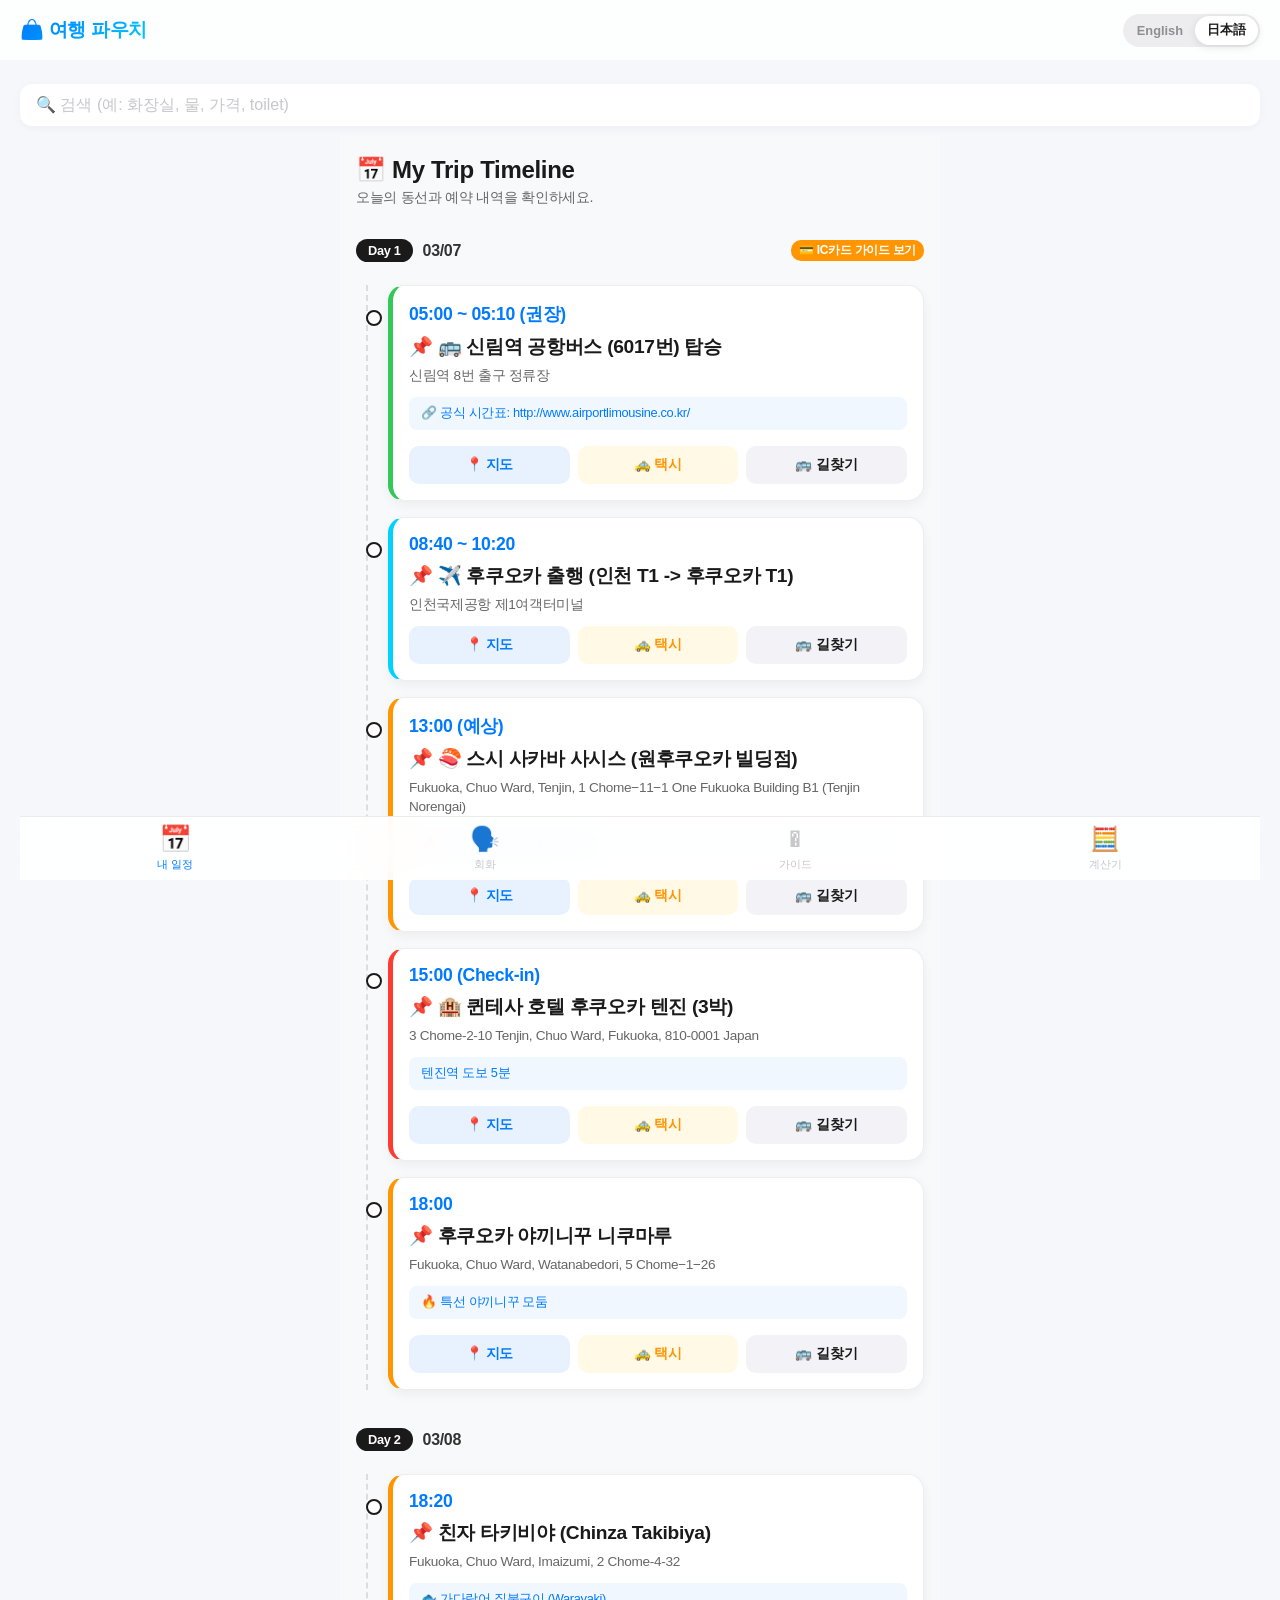
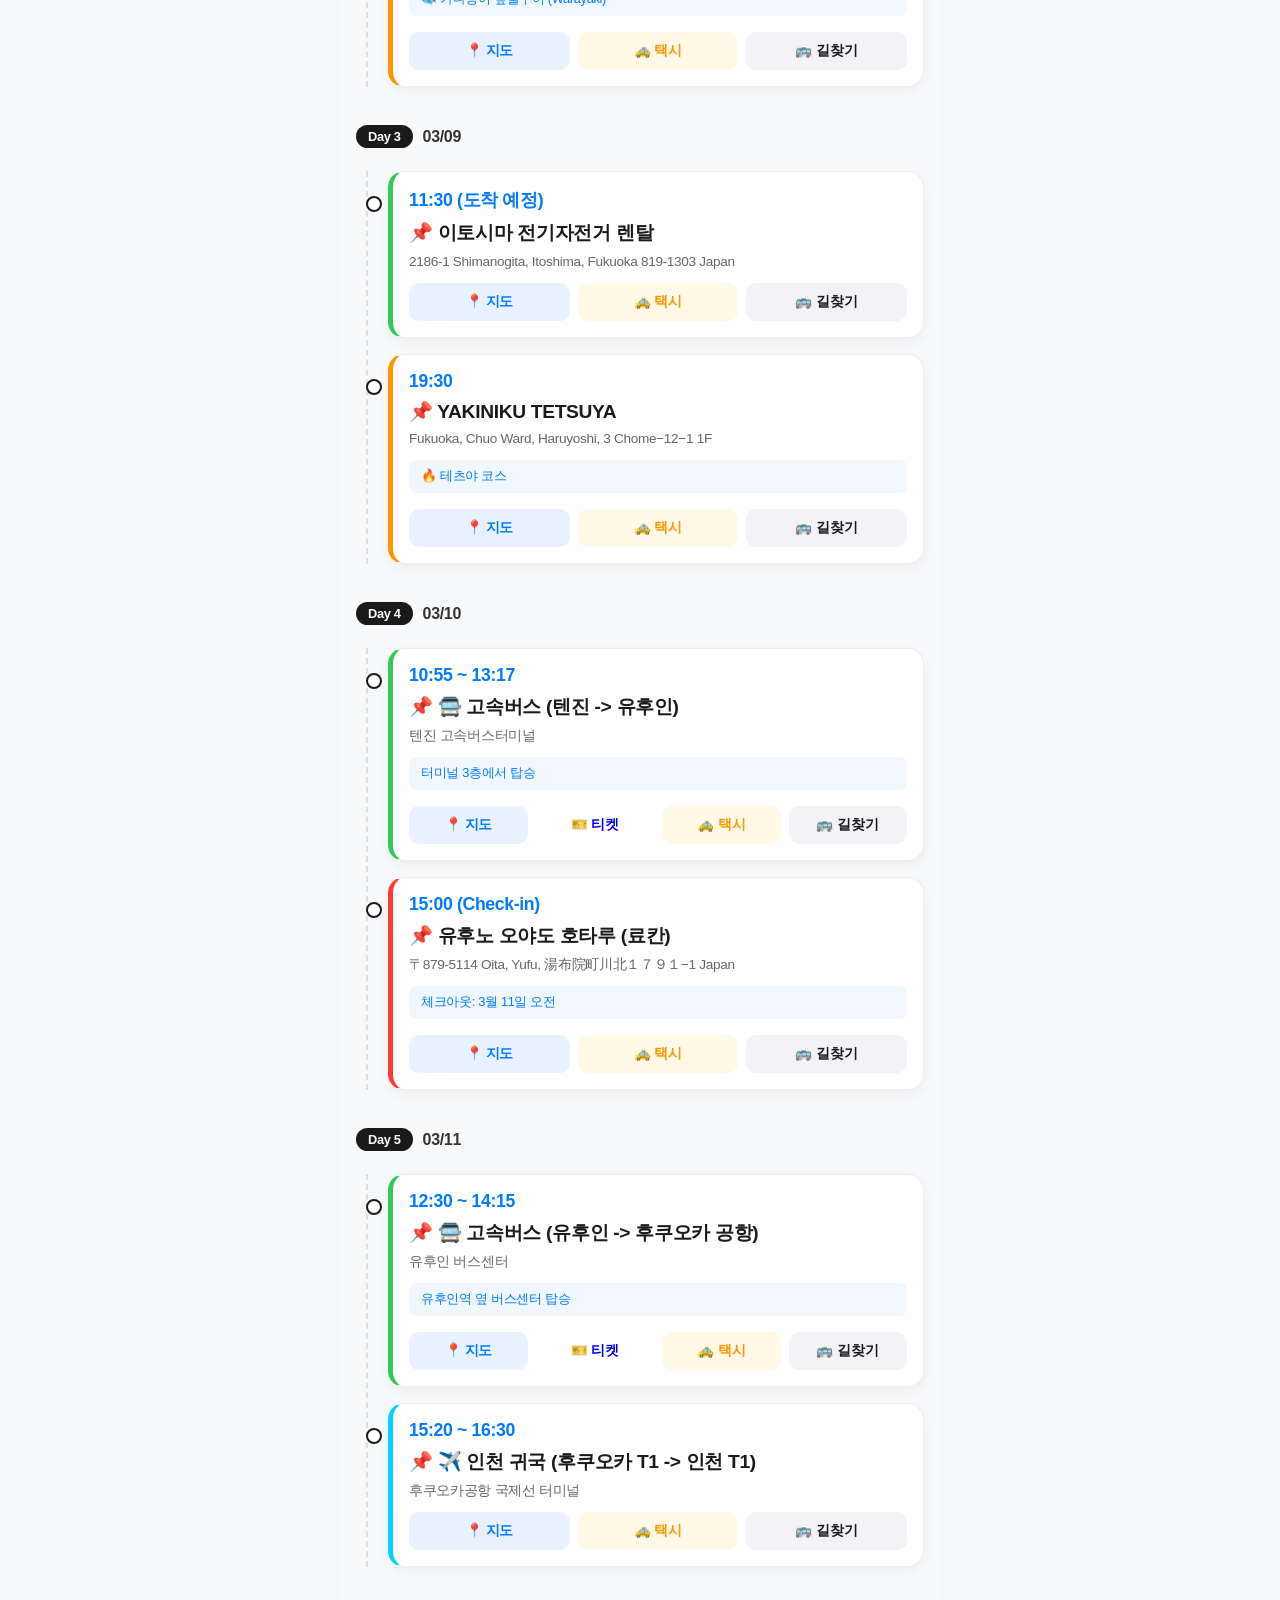
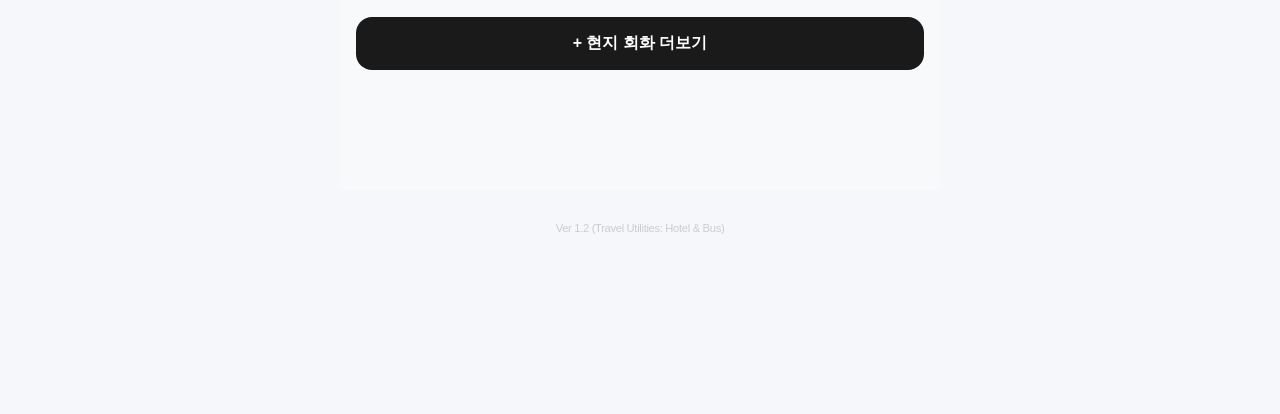
<file: index.html>
<!DOCTYPE html>
<html lang="ko">
<head>
    <meta charset="UTF-8">
    <meta name="viewport" content="width=device-width, initial-scale=1.0, maximum-scale=1.0, user-scalable=no, viewport-fit=cover">
    <meta name="theme-color" content="#ffffff">
    <title>후쿠오카 여행 파우치 (Travel Pouch)</title>
    <link rel="stylesheet" href="style.css">
    <link rel="manifest" href="manifest.json">
    <link rel="icon" type="image/svg+xml" href="icon.svg">
    <link rel="apple-touch-icon" href="icon.svg">
    
    <!-- Google Fonts -->
    <link rel="preconnect" href="https://fonts.googleapis.com">
    <link rel="preconnect" href="https://fonts.gstatic.com" crossorigin>
    <link href="https://fonts.googleapis.com/css2?family=Pretendard:wght@400;500;600;700;800&family=Noto+Sans+KR:wght@400;500;700&display=swap" rel="stylesheet">
</head>
<body>
    <header class="app-header">
        <h1>👜 여행 파우치</h1>
        <div class="lang-toggle">
            <button id="btn-en" class="lang-btn" onclick="setLanguage('en')">English</button>
            <button id="btn-jp" class="lang-btn active" onclick="setLanguage('jp')">日本語</button>
        </div>
    </header>

    <!-- Search Bar -->
    <div class="search-container">
        <input type="search" id="search-input" class="search-input" placeholder="🔍 검색 (예: 화장실, 물, 가격, toilet)">
    </div>

    <nav class="category-nav">
        <ul id="category-list">
            <!-- Categories will be injected here by JS -->
        </ul>
    </nav>

    <main id="content-area">
        <!-- Phrase cards will be injected here -->
        <div class="empty-state">
            카테고리를 선택해주세요.
        </div>
    </main>

    <!-- Fullscreen Overlay -->
    <div id="overlay" class="overlay" onclick="if(event.target === this) closeOverlay()">
        <div class="overlay-ko" id="overlay-ko">한국어 의미</div>
        <div class="overlay-target" id="overlay-target">Target Text</div>
        <div class="overlay-pron" id="overlay-pron">Pronunciation</div>
        
        <div class="overlay-btn-group">
            <button class="action-btn btn-speak-big" onclick="replayAudio()">🔊</button>
            <button class="action-btn btn-close" onclick="closeOverlay()">✕</button>
        </div>
        <div class="helper-text">화면을 탭하면 닫힙니다</div>
    </div>

    <nav class="bottom-nav">
        <button class="nav-item" onclick="switchTab('saved')">
            <span class="nav-icon">📅</span>
            <span class="nav-label">내 일정</span>
        </button>
        <button class="nav-item" onclick="switchTab('talk')">
            <span class="nav-icon">🗣️</span>
            <span class="nav-label">회화</span>
        </button>
        <button class="nav-item" onclick="switchTab('guide')">
            <span class="nav-icon">�️</span>
            <span class="nav-label">가이드</span>
        </button>
        <button class="nav-item" onclick="switchTab('calc')">
            <span class="nav-icon">🧮</span>
            <span class="nav-label">계산기</span>
        </button>
    </nav>

    <!-- Calculator View (Replaced Modal) -->
    <div id="view-calc" class="view-section" style="display: none;">
        <div class="calc-container">
            <h3>🛍️ 면세 계산기</h3>
            <div class="input-group">
                <label>가격 (엔화 ¥)</label>
                <input type="number" id="calc-input" placeholder="0" inputmode="numeric">
            </div>
            
            <div class="calc-result-box">
                <div class="result-row">
                    <span>면세가 (10% OFF)</span>
                    <span id="res-taxfree">0 ¥</span>
                </div>
                <div class="result-row highlight">
                    <span>한국돈 (약)</span>
                    <span id="res-krw">0 원</span>
                </div>
            </div>
            
            <div id="tax-alert" class="tax-alert">
                면세 한도(5,500엔)까지 <br><strong>5,500엔</strong> 남았습니다!
            </div>
        </div>
    </div>

    <div class="version-info" style="text-align: center; font-size: 0.7rem; color: #ccc; padding: 20px 0 100px 0;">
        Ver 1.2 (Travel Utilities: Hotel & Bus)
    </div>

    <!-- Scripts -->
    <script src="data.js"></script>
    <script src="app.js"></script>
</body>
</html>
</file>
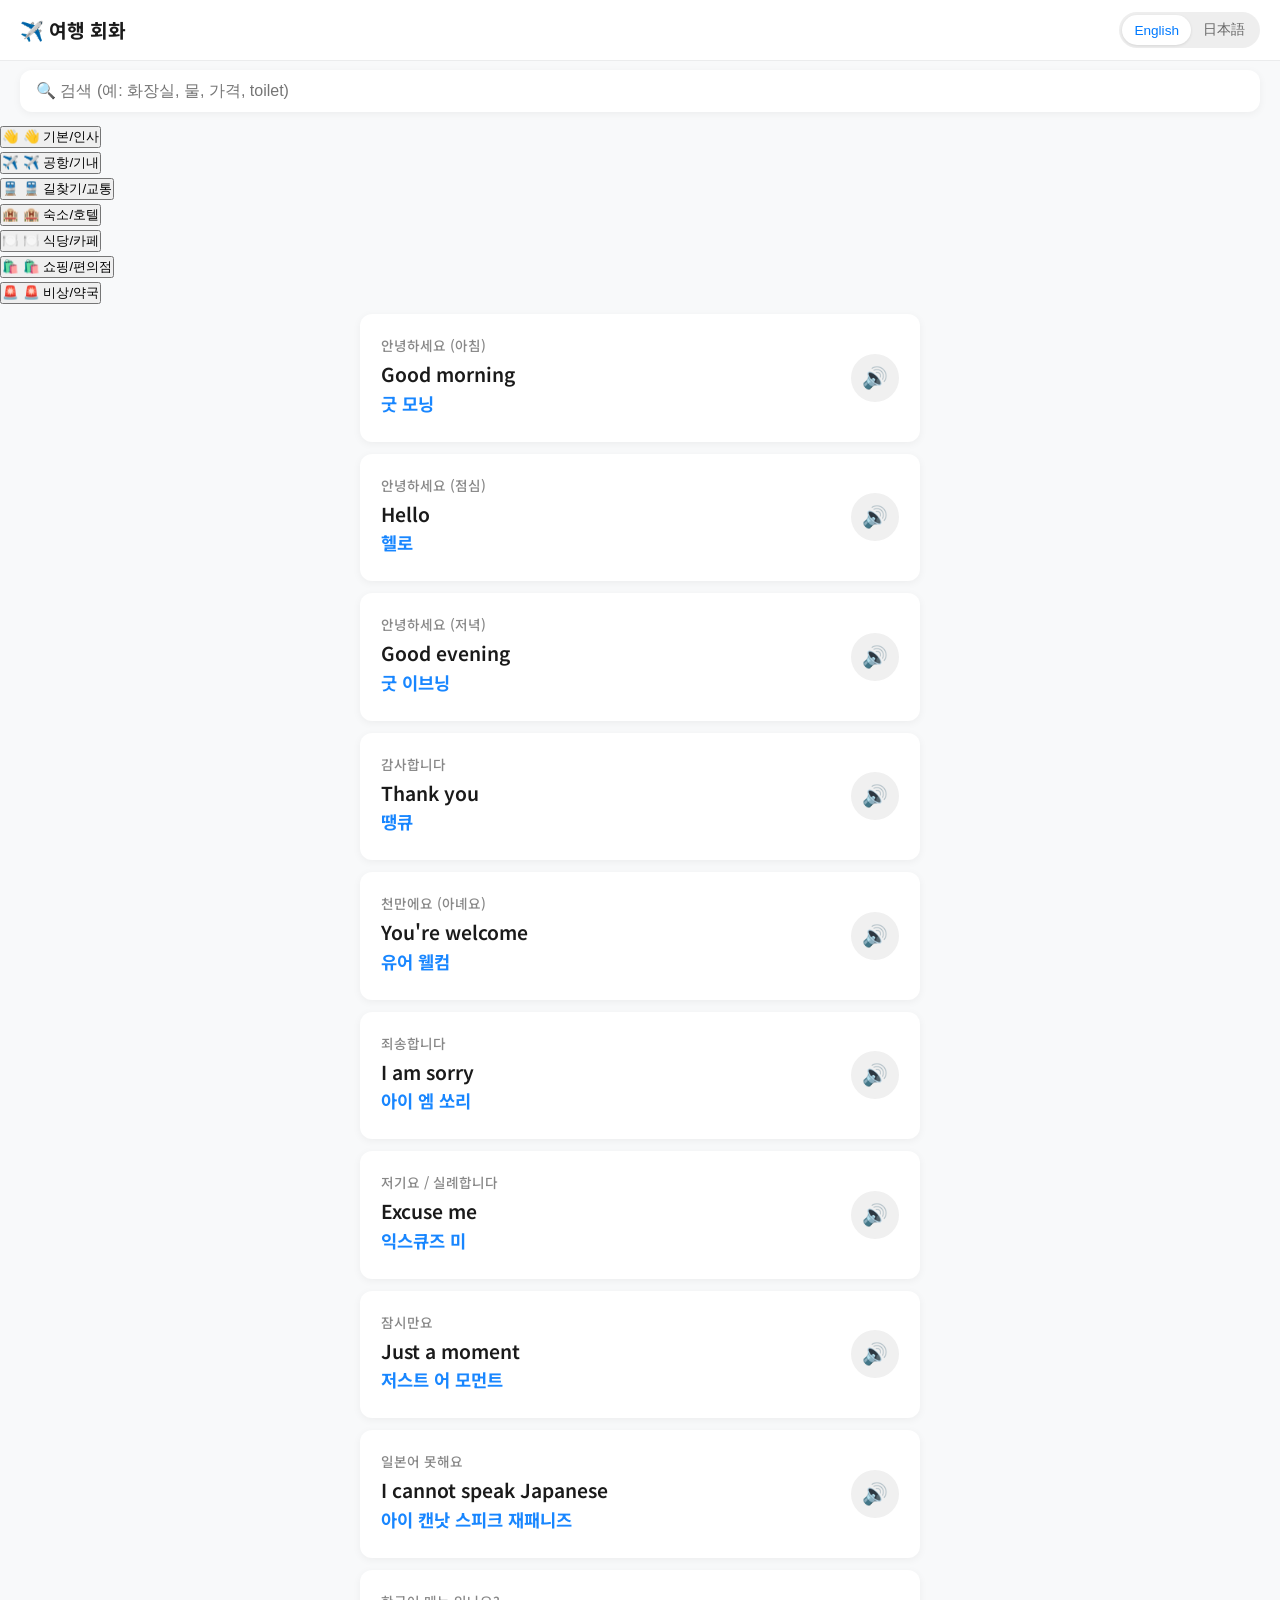
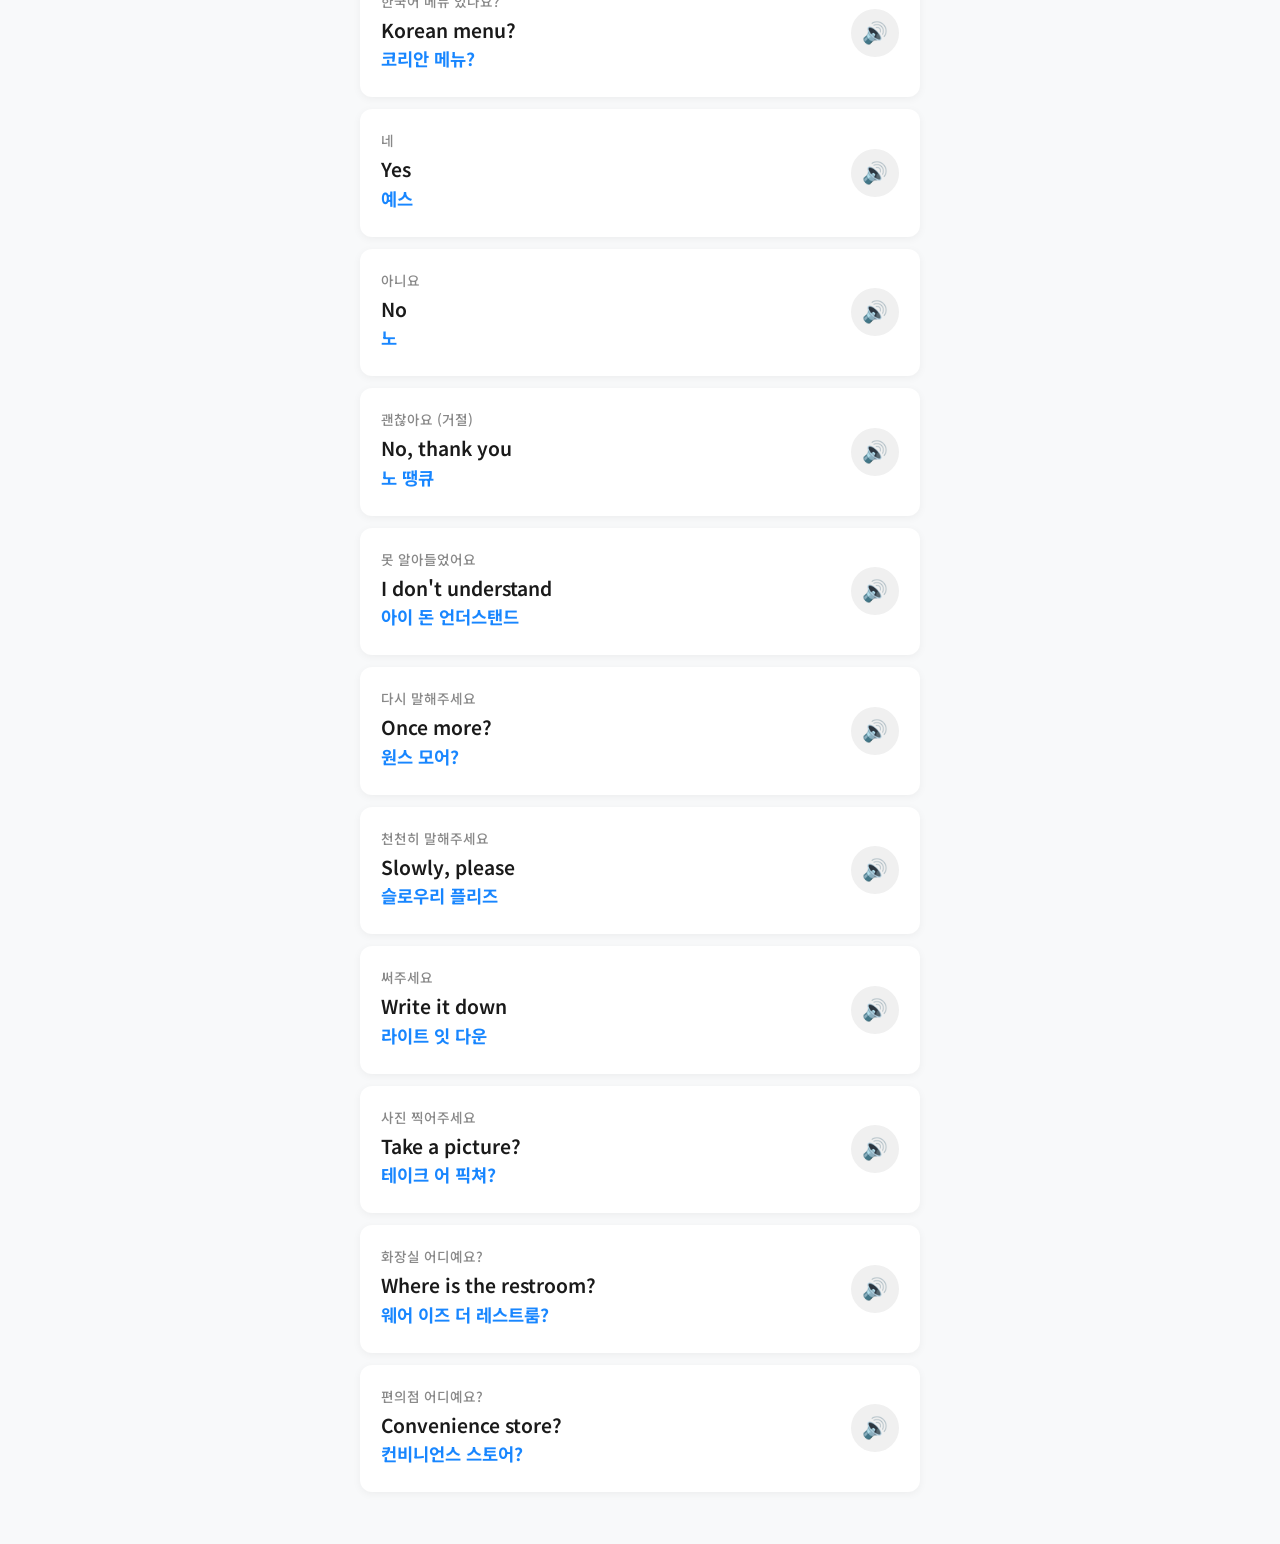
<file: travel-app-complete.html>
<!DOCTYPE html>
<html lang="ko">
<head>
    <meta charset="UTF-8">
    <meta name="viewport" content="width=device-width, initial-scale=1.0, maximum-scale=1.0, user-scalable=no, viewport-fit=cover">
    <title>여행 회화 (Travel Talk)</title>
    <!-- Google Fonts -->
    <link rel="preconnect" href="https://fonts.googleapis.com">
    <link rel="preconnect" href="https://fonts.gstatic.com" crossorigin>
    <link href="https://fonts.googleapis.com/css2?family=Noto+Sans+KR:wght@400;500;700&family=Roboto:wght@400;500&display=swap" rel="stylesheet">
    
    <style>
/* CSS Embed */
:root {
    --primary-color: #007AFF;
    --primary-light: #E5F1FF;
    --text-color: #1a1a1a;
    --text-secondary: #666;
    --bg-color: #f8f9fa;
    --card-bg: #ffffff;
    --border-radius: 12px;
    --shadow: 0 2px 8px rgba(0,0,0,0.05);
    --safe-area-top: env(safe-area-inset-top);
    --safe-area-bottom: env(safe-area-inset-bottom);
}

* {
    box-sizing: border-box;
    margin: 0;
    padding: 0;
    -webkit-tap-highlight-color: transparent;
}

body {
    font-family: 'Noto Sans KR', 'Roboto', sans-serif;
    background-color: var(--bg-color);
    color: var(--text-color);
    padding-top: calc(60px + var(--safe-area-top));
    padding-bottom: calc(20px + var(--safe-area-bottom));
}

/* Header */
.app-header {
    position: fixed;
    top: 0;
    left: 0;
    width: 100%;
    height: calc(60px + var(--safe-area-top));
    padding-top: var(--safe-area-top);
    background: rgba(255, 255, 255, 0.95);
    backdrop-filter: blur(10px);
    display: flex;
    justify-content: space-between;
    align-items: center;
    padding-left: 20px;
    padding-right: 20px;
    box-shadow: 0 1px 0 rgba(0,0,0,0.05);
    z-index: 1000;
}

.app-header h1 {
    font-size: 1.2rem;
    font-weight: 700;
}

/* Language Toggle */
.lang-toggle {
    display: flex;
    background: #eee;
    padding: 3px;
    border-radius: 20px;
}

.lang-btn {
    border: none;
    background: none;
    padding: 6px 12px;
    border-radius: 17px;
    font-size: 0.85rem;
    font-weight: 500;
    color: #666;
    cursor: pointer;
    transition: all 0.2s ease;
}

.lang-btn.active {
    background: #fff;
    color: var(--primary-color);
    box-shadow: 0 1px 3px rgba(0,0,0,0.1);
}

/* Search Bar */
.search-container {
    position: sticky;
    top: calc(60px + var(--safe-area-top));
    background: var(--bg-color);
    padding: 10px 20px 0 20px;
    z-index: 950;
}

.search-input {
    width: 100%;
    padding: 12px 16px;
    border: none;
    border-radius: 12px;
    background: #fff;
    font-size: 1rem;
    box-shadow: 0 2px 8px rgba(0,0,0,0.05);
    outline: none;
    transition: all 0.2s;
}

.search-input:focus {
    box-shadow: 0 4px 12px rgba(0,122,255,0.15);
    transform: translateY(-1px);
}

/* Category Navigation adjustment */
.category-nav {
    top: calc(120px + var(--safe-area-top)); /* Push down to make room for search */
    padding-top: 10px;
}

/* Valid Content Area */
#content-area {
    padding: 16px 20px;
    max-width: 600px;
    margin: 0 auto;
    padding-top: 10px;
}

/* Phrase Cards */
.phrase-card {
    background: var(--card-bg);
    border-radius: var(--border-radius);
    padding: 20px;
    margin-bottom: 12px;
    box-shadow: var(--shadow);
    display: flex;
    justify-content: space-between;
    align-items: center;
    transition: transform 0.1s;
    border: 1px solid transparent;
}

.phrase-card:active {
    transform: scale(0.98);
    background: #f0f8ff;
}

.phrase-content {
    flex: 1;
}

.phrase-ko {
    font-size: 0.85rem;
    color: #888;
    margin-bottom: 6px;
    font-weight: 500;
}

.phrase-target {
    font-size: 1.2rem;
    font-weight: 600;
    color: var(--text-color);
    line-height: 1.4;
    margin-bottom: 4px;
}

.pronunciation {
    font-size: 1.1rem; /* Bigger for readability */
    color: var(--primary-color); /* Highlight color */
    font-weight: 700; /* Bold */
    margin-top: 4px;
    opacity: 0.9;
}

.speak-btn {
    width: 48px;
    height: 48px;
    border: none;
    background: #f0f0f0;
    border-radius: 50%;
    margin-left: 14px;
    display: flex;
    align-items: center;
    justify-content: center;
    cursor: pointer;
    color: #333;
    font-size: 1.3rem;
    flex-shrink: 0;
    transition: background 0.2s;
}

.speak-btn:active {
    background: #e0e0e0;
}

.empty-state {
    text-align: center;
    padding: 40px 0;
    color: #999;
}

/* Show Mode Overlay */
.overlay {
    position: fixed;
    top: 0;
    left: 0;
    width: 100%;
    height: 100%;
    background: rgba(255, 255, 255, 0.98);
    z-index: 2000;
    display: none;
    flex-direction: column;
    justify-content: center;
    align-items: center;
    padding: 40px;
    text-align: center;
    animation: fadeIn 0.2s ease-out;
}

.overlay.active {
    display: flex;
}

.overlay-ko {
    font-size: 1rem;
    color: #666;
    margin-bottom: 20px;
}

.overlay-target {
    font-size: 2.2rem;
    font-weight: 700;
    color: #000;
    line-height: 1.3;
    margin-bottom: 10px;
    word-break: keep-all;
}

.overlay-pron {
    font-size: 1.1rem;
    color: #007AFF;
    margin-bottom: 40px;
    font-weight: 500;
}

.overlay-btn-group {
    display: flex;
    gap: 20px;
}

    .action-btn {
    width: 64px;
    height: 64px;
    border-radius: 50%;
    border: none;
    display: flex;
    align-items: center;
    justify-content: center;
    font-size: 1.5rem;
    cursor: pointer;
    box-shadow: 0 4px 12px rgba(0,0,0,0.1);
    transition: transform 0.1s;
}

.btn-speak-big {
    background: #007AFF;
    color: white;
}

.btn-close {
    background: #f0f0f0;
    color: #333;
}

.action-btn:active {
    transform: scale(0.9);
}

.helper-text {
    margin-top: 30px;
    font-size: 0.85rem;
    color: #bbb;
}

/* Quick Reply Bar */
/* Adjust content padding for bottom bar - REMOVED */
#content-area {
    padding-bottom: 20px;
}
    </style>
</head>
<body>
    <header class="app-header">
        <h1>✈️ 여행 회화</h1>
        <div class="lang-toggle">
            <button id="btn-en" class="lang-btn active" onclick="setLanguage('en')">English</button>
            <button id="btn-jp" class="lang-btn" onclick="setLanguage('jp')">日本語</button>
        </div>
    </header>

    <!-- Search Bar -->
    <div class="search-container">
        <input type="search" id="search-input" class="search-input" placeholder="🔍 검색 (예: 화장실, 물, 가격, toilet)">
    </div>

    <nav class="category-nav">
        <ul id="category-list">
            <!-- Categories will be injected here by JS -->
        </ul>
    </nav>

    <main id="content-area">
        <!-- Phrase cards will be injected here -->
        <div class="empty-state">
            카테고리를 선택해주세요.
        </div>
    </main>

    <!-- Quick Reply Bar -->
    <!-- Quick Reply Bar Removed -->

    <!-- Fullscreen Overlay -->
    <div id="overlay" class="overlay" onclick="if(event.target === this) closeOverlay()">
        <div class="overlay-ko" id="overlay-ko">한국어 의미</div>
        <div class="overlay-target" id="overlay-target">Target Text</div>
        <div class="overlay-pron" id="overlay-pron">Pronunciation</div>
        
        <div class="overlay-btn-group">
            <button class="action-btn btn-speak-big" onclick="replayAudio()">🔊</button>
            <button class="action-btn btn-close" onclick="closeOverlay()">✕</button>
        </div>
        <div class="helper-text">화면을 탭하면 닫힙니다</div>
    </div>

    <script>
    // DATA Embed
    const appData = {
    categories: [
        { id: 'basic', name: '👋 기본/인사', icon: '👋' },
        { id: 'airport', name: '✈️ 공항/기내', icon: '✈️' },
        { id: 'transport', name: '🚆 길찾기/교통', icon: '🚆' },
        { id: 'hotel', name: '🏨 숙소/호텔', icon: '🏨' },
        { id: 'dining', name: '🍽️ 식당/카페', icon: '🍽️' },
        { id: 'shopping', name: '🛍️ 쇼핑/편의점', icon: '🛍️' },
        { id: 'emergency', name: '🚨 비상/약국', icon: '🚨' }
    ],
    phrases: {
        basic: [
            { ko: '안녕하세요 (아침)', en: 'Good morning', pr_en: '굿 모닝', jp: 'おはようございます', pr_jp: '오하요- 고자이마스' },
            { ko: '안녕하세요 (점심)', en: 'Hello', pr_en: '헬로', jp: 'こんにちは', pr_jp: '곤니찌와' },
            { ko: '안녕하세요 (저녁)', en: 'Good evening', pr_en: '굿 이브닝', jp: 'こんばんは', pr_jp: '곤방와' },
            { ko: '감사합니다', en: 'Thank you', pr_en: '땡큐', jp: 'ありがとうございます', pr_jp: '아리가또- 고자이마스' },
            { ko: '천만에요 (아녜요)', en: 'You\'re welcome', pr_en: '유어 웰컴', jp: 'いいえ、いいえ', pr_jp: '이이에, 이이에' },
            { ko: '죄송합니다', en: 'I am sorry', pr_en: '아이 엠 쏘리', jp: 'すみません', pr_jp: '스미마센' },
            { ko: '저기요 / 실례합니다', en: 'Excuse me', pr_en: '익스큐즈 미', jp: 'すみません', pr_jp: '스미마센' },
            { ko: '잠시만요', en: 'Just a moment', pr_en: '저스트 어 모먼트', jp: 'ちょっと待ってください', pr_jp: '춋또 맛떼 쿠다사이' },
            { ko: '일본어 못해요', en: 'I cannot speak Japanese', pr_en: '아이 캔낫 스피크 재패니즈', jp: '日本語できません', pr_jp: '니혼고 데키마센' },
            { ko: '한국어 메뉴 있나요?', en: 'Korean menu?', pr_en: '코리안 메뉴?', jp: '韓国語のメニューありますか', pr_jp: '칸코쿠고노 메뉴- 아리마스까' },
            { ko: '네', en: 'Yes', pr_en: '예스', jp: 'はい', pr_jp: '하이' },
            { ko: '아니요', en: 'No', pr_en: '노', jp: 'いいえ', pr_jp: '이이에' },
            { ko: '괜찮아요 (거절)', en: 'No, thank you', pr_en: '노 땡큐', jp: '大丈夫です', pr_jp: '다이죠-부 데스' },
            { ko: '못 알아들었어요', en: 'I don\'t understand', pr_en: '아이 돈 언더스탠드', jp: 'わかりません', pr_jp: '와카리마센' },
            { ko: '다시 말해주세요', en: 'Once more?', pr_en: '원스 모어?', jp: 'もう一回お願いします', pr_jp: '모- 잇카이 오네가이시마스' },
            { ko: '천천히 말해주세요', en: 'Slowly, please', pr_en: '슬로우리 플리즈', jp: 'ゆっくりお願いします', pr_jp: '윳쿠리 오네가이시마스' },
            { ko: '써주세요', en: 'Write it down', pr_en: '라이트 잇 다운', jp: '書いてください', pr_jp: '카이떼 쿠다사이' },
            { ko: '사진 찍어주세요', en: 'Take a picture?', pr_en: '테이크 어 픽쳐?', jp: '写真撮ってもらえますか', pr_jp: '샤신 톳떼 모라에마스까' },
            { ko: '화장실 어디예요?', en: 'Where is the restroom?', pr_en: '웨어 이즈 더 레스트룸?', jp: 'トイレはどこですか', pr_jp: '토이레와 도코데스까' },
            { ko: '편의점 어디예요?', en: 'Convenience store?', pr_en: '컨비니언스 스토어?', jp: 'コンビニはどこですか', pr_jp: '콤비니와 도코데스까' }
        ],
        airport: [
            { ko: '제 자리 어디예요?', en: 'Where is my seat?', pr_en: '웨어 이즈 마이 시트?', jp: '座席はどこですか', pr_jp: '자세키와 도코데스까' },
            { ko: '물 주세요', en: 'Water, please', pr_en: '워터 플리즈', jp: 'お水ください', pr_jp: '오미즈 쿠다사이' },
            { ko: '입국 신고서 도와주세요', en: 'Help with card', pr_en: '헬프 위드 카드', jp: '書き方教えてください', pr_jp: '카키카타 오시에떼 쿠다사이' },
            { ko: '짐이 안 나왔어요', en: 'No baggage', pr_en: '노 배기지', jp: '荷物が出てきません', pr_jp: '니모츠가 데테키마센' },
            { ko: '환전 어디서 해요?', en: 'Exchange?', pr_en: '익스체인지?', jp: '両替はどこですか', pr_jp: '료-가에와 도코데스까' },
            { ko: '유심 어디서 사요?', en: 'SIM card?', pr_en: '심 카드?', jp: 'SIMカードどこで買えますか', pr_jp: '심카-도 도코데 카에마스까' },
            { ko: '시내 가는 버스 어디예요?', en: 'Bus to city?', pr_en: '버스 투 시티?', jp: '市内行きのバスどこですか', pr_jp: '시나이 이키노 바스 도코데스까' },
            { ko: '택시 어디서 타요?', en: 'Taxi stand?', pr_en: '택시 스탠드?', jp: 'タクシー乗り場どこですか', pr_jp: '타쿠시- 노리바 도코데스까' },
            { ko: '와이파이 되나요?', en: 'Wi-Fi?', pr_en: '와이파이?', jp: 'Wi-Fiありますか', pr_jp: '와이파이 아리마스까' }
        ],
        transport: [
            { ko: '표 파는 곳 어디예요?', en: 'Ticket office?', pr_en: '티켓 오피스?', jp: '切符売り場どこですか', pr_jp: '킷뿌 우리바 도코데스까' },
            { ko: '도쿄역 가나요?', en: 'To Tokyo station?', pr_en: '투 도쿄 스테이션?', jp: '東京駅に行きますか', pr_jp: '토-쿄-에키니 이키마스까' },
            { ko: '이거 타면 되나요?', en: 'Is this right?', pr_en: '이즈 디스 라이트?', jp: 'これに乗ればいいですか', pr_jp: '코레니 노레바 이이데스까' },
            { ko: '얼마예요?', en: 'How much?', pr_en: '하우 머치?', jp: 'いくらですか', pr_jp: '이쿠라데스까' },
            { ko: '노선도 있어요?', en: 'Map?', pr_en: '맵?', jp: '路線図ありますか', pr_jp: '로센즈 아리마스까' },
            { ko: '여기서 내려주세요', en: 'Stop here', pr_en: '스탑 히어', jp: 'ここで降ろしてください', pr_jp: '코코데 오로시떼 쿠다사이' },
            { ko: '충전 어디서 해요?', en: 'Charge?', pr_en: '차지?', jp: 'チャージどこですか', pr_jp: '챠-지 도코데스까' },
            { ko: '출구 어디예요?', en: 'Exit?', pr_en: '엑시트?', jp: '出口はどこですか', pr_jp: '데구치와 도코데스까' },
            { ko: '엘리베이터 어디예요?', en: 'Elevator?', pr_en: '엘리베이터?', jp: 'エレベーターどこですか', pr_jp: '에레베-타- 도코데스까' }
        ],
        hotel: [
            { ko: '체크인 할게요', en: 'Check-in, please', pr_en: '체크인 플리즈', jp: 'チェックインお願いします', pr_jp: '쳇쿠인 오네가이시마스' },
            { ko: '제 이름으로 예약했어요', en: 'Reservation name...', pr_en: '레저베이션 네임...', jp: '予約してます', pr_jp: '요야쿠 시테이마스' },
            { ko: '와이파이 비번이 뭐예요?', en: 'Wi-Fi password?', pr_en: '와이파이 패스워드?', jp: 'Wi-Fiのパスワードは？', pr_jp: '와이파이 파스와-도와?' },
            { ko: '짐 맡겨도 되나요?', en: 'Leave bags?', pr_en: '리브 백스?', jp: '荷物預けられますか', pr_jp: '니모츠 아즈케라레마스까' },
            { ko: '수건 더 주세요', en: 'More towels', pr_en: '모어 타월스', jp: 'タオルください', pr_jp: '타오루 쿠다사이' },
            { ko: '물 안 나와요', en: 'No water', pr_en: '노 워터', jp: 'お湯が出ません', pr_jp: '오유가 데마센' },
            { ko: '방 청소 해주세요', en: 'Clean room', pr_en: '클린 룸', jp: '掃除お願いします', pr_jp: '소-지 오네가이시마스' },
            { ko: '체크아웃 할게요', en: 'Check-out', pr_en: '체크아웃', jp: 'チェックアウトお願いします', pr_jp: '쳇쿠아우토 오네가이시마스' },
            { ko: '택시 불러주세요', en: 'Taxi, please', pr_en: '택시 플리즈', jp: 'タクシー呼んでください', pr_jp: '타쿠시- 욘데 쿠다사이' }
        ],
        dining: [
            { ko: '몇 명이에요 (손가락)', en: 'This many', pr_en: '디스 매니', jp: '〇人です', pr_jp: '...닌 데스 (숫자 손짓)' },
            { ko: '주문할게요', en: 'Order, please', pr_en: '오더 플리즈', jp: '注文お願いします', pr_jp: '츄-몬 오네가이시마스' },
            { ko: '추천해주세요', en: 'Recommendation?', pr_en: '레코멘데이션?', jp: 'おすすめは？', pr_jp: '오스스메와?' },
            { ko: '이거 주세요 (가리키며)', en: 'This one', pr_en: '디스 원', jp: 'これください', pr_jp: '코레 쿠다사이' },
            { ko: '물 주세요', en: 'Water, please', pr_en: '워터 플리즈', jp: 'お水ください', pr_jp: '오미즈 쿠다사이' },
            { ko: '고수 빼주세요', en: 'No cilantro', pr_en: '노 실란트로', jp: 'パクチーぬきで', pr_jp: '파쿠치- 누키데' },
            { ko: '덜 맵게 해주세요', en: 'Less spicy', pr_en: '레스 스파이시', jp: '辛くしないで', pr_jp: '카라쿠 시나이데' },
            { ko: '계산서 주세요', en: 'Check, please', pr_en: '체크 플리즈', jp: 'お会計お願いします', pr_jp: '오카이케이 오네가이시마스' },
            { ko: '카드 돼요?', en: 'Card OK?', pr_en: '카드 오케이?', jp: 'カード使えますか', pr_jp: '카-도 츠카에마스까' },
            { ko: '따로 계산할게요', en: 'Separate checks', pr_en: '세퍼레이트 체크스', jp: '別々でお願いします', pr_jp: '베츠베츠데 오네가이시마스' },
            { ko: '포장 돼요?', en: 'To go?', pr_en: '투 고?', jp: '持ち帰りできますか', pr_jp: '모치카에리 데키마스까' }
        ],
        shopping: [
            { ko: '구경만 할게요', en: 'Just looking', pr_en: '저스트 루킹', jp: '見てるだけです', pr_jp: '미테루 다케데스' },
            { ko: '입어봐도 돼요?', en: 'Try on?', pr_en: '트라이 온?', jp: '試着いいですか', pr_jp: '시챠쿠 이이데스까' },
            { ko: '새거 있어요?', en: 'New one?', pr_en: '뉴 원?', jp: '新しいのありますか', pr_jp: '아타라시이노 아리마스까' },
            { ko: '면세 돼요?', en: 'Tax free?', pr_en: '택스 프리?', jp: '免税できますか', pr_jp: '멘제이 데키마스까' },
            { ko: '할인 돼요?', en: 'Discount?', pr_en: '디스카운트?', jp: '安くなりますか', pr_jp: '야스쿠 나리마스까' },
            { ko: '봉투 주세요', en: 'Bag, please', pr_en: '백 플리즈', jp: '袋ください', pr_jp: '후쿠로 쿠다사이' },
            { ko: '이거 주세요', en: 'This one', pr_en: '디스 원', jp: 'これください', pr_jp: '코레 쿠다사이' },
            { ko: '영수증 주세요', en: 'Receipt', pr_en: '리시트', jp: 'レシートください', pr_jp: '레시-토 쿠다사이' }
        ],
        emergency: [
            { ko: '도와주세요!', en: 'Help!', pr_en: '헬프!', jp: '助けて！', pr_jp: '타스케떼!' },
            { ko: '경찰!', en: 'Police!', pr_en: '폴리스!', jp: '警察！', pr_jp: '케이사츠!' },
            { ko: '구급차!', en: 'Ambulance!', pr_en: '앰뷸런스!', jp: '救急車！', pr_jp: '큐-큐-샤!' },
            { ko: '병원 어디예요?', en: 'Hospital?', pr_en: '호스피탈?', jp: '病院はどこですか', pr_jp: '뵤-인와 도코데스까' },
            { ko: '약국 어디예요?', en: 'Pharmacy?', pr_en: '파머시?', jp: '薬局はどこですか', pr_jp: '약쿄쿠와 도코데스까' },
            { ko: '소화제 있어요?', en: 'Digestion medicine?', pr_en: '다이제스천 메디신?', jp: '胃薬ありますか', pr_jp: '이구스리 아리마스까' },
            { ko: '진통제 있어요?', en: 'Painkiller?', pr_en: '페인 킬러?', jp: '痛み止めありますか', pr_jp: '이타미도메 아리마스까' },
            { ko: '아파요', en: 'It hurts', pr_en: '잇 허츠', jp: '痛いです', pr_jp: '이타이데스' },
            { ko: '잃어버렸어요', en: 'Lost it', pr_en: '로스트 잇', jp: 'なくしました', pr_jp: '나쿠시마시따' },
            { ko: '한국 대사관', en: 'Korean Embassy', pr_en: '코리안 엠버시', jp: '韓国大使館', pr_jp: '칸코쿠 타이시칸' },
            { ko: '한국어 하는 사람?', en: 'Korean speaker?', pr_en: '코리안 스피커?', jp: '韓国語できる人？', pr_jp: '칸코쿠고 데키루 히토?' }
        ]
    }
};

    // LOGIC Embed
    let currentLang = 'en';
    let currentCategory = 'basic';
    let currentPhrases = [];

    const categoryListEl = document.getElementById('category-list');
    const contentAreaEl = document.getElementById('content-area');
    const btnEn = document.getElementById('btn-en');
    const btnJp = document.getElementById('btn-jp');
    const searchInput = document.getElementById('search-input');

    const APP_TITLE_MAP = {
        'en': 'Travel Talk',
        'jp': '旅行会話'
    };

    function init() {
        renderCategories();
        updatePhrases(); // Initial Load

        // Search Event Listener
        searchInput.addEventListener('input', (e) => {
            const keyword = e.target.value.toLowerCase().trim();
            if (keyword) {
                // Deactivate category buttons visually when searching
                document.querySelectorAll('.cat-btn').forEach(btn => btn.classList.remove('active'));
                searchPhrases(keyword);
            } else {
                setCategory(currentCategory);
            }
        });
    }

    function renderCategories() {
        categoryListEl.innerHTML = appData.categories.map(cat => `
            <li>
                <button 
                    class="cat-btn ${cat.id === currentCategory ? 'active' : ''}" 
                    onclick="setCategory('${cat.id}')">
                    ${cat.icon} ${cat.name}
                </button>
            </li>
        `).join('');
    }

    function setCategory(categoryId) {
        currentCategory = categoryId;
        searchInput.value = ''; // Clear search when category clicked
        renderCategories(); // Update visual state
        updatePhrases();
        window.scrollTo({ top: 0, behavior: 'smooth' });
    }

    function updatePhrases() {
        // Load current category into global state
        currentPhrases = appData.phrases[currentCategory];
        renderPhrasesList();
    }

    function searchPhrases(keyword) {
        // Search all categories
        let results = [];
        Object.keys(appData.phrases).forEach(key => {
            const matches = appData.phrases[key].filter(p => 
                p.ko.includes(keyword) || 
                p.en.toLowerCase().includes(keyword) || 
                (p.jp && p.jp.includes(keyword))
            );
            results = [...results, ...matches];
        });
        currentPhrases = results;
        renderPhrasesList();
    }

    function renderPhrasesList() {
        if (!currentPhrases || currentPhrases.length === 0) {
            contentAreaEl.innerHTML = '<div class="empty-state">검색 결과가 없습니다.</div>';
            return;
        }

        contentAreaEl.innerHTML = currentPhrases.map((phrase, index) => {
            const targetText = phrase[currentLang];
            const pronunciation = currentLang === 'en' ? phrase.pr_en : phrase.pr_jp;

            return `
            <div class="phrase-card" onclick="openOverlay(${index})">
                <div class="phrase-content">
                    <div class="phrase-ko">${phrase.ko}</div>
                    <div class="phrase-target">
                        ${targetText}
                        ${pronunciation ? `<div class="pronunciation">${pronunciation}</div>` : ''}
                    </div>
                </div>
                <button class="speak-btn" aria-label="Listen">
                    🔊
                </button>
            </div>
            `;
        }).join('');
    }

    // Overlay Logic
    let currentOverlayText = '';
    
    window.openOverlay = (index) => {
        // Use Global currentPhrases instead of appData lookup
        const phrase = currentPhrases[index]; 
        const targetText = phrase[currentLang];
        const pronunciation = currentLang === 'en' ? phrase.pr_en : phrase.pr_jp;

        // Set Content
        document.getElementById('overlay-ko').innerText = phrase.ko;
        document.getElementById('overlay-target').innerText = targetText;
        document.getElementById('overlay-pron').innerText = pronunciation || '';

        // Show
        document.getElementById('overlay').classList.add('active');
        
        // Auto Speak once
        currentOverlayText = targetText; 
        speak(currentOverlayText, currentLang);
    };

    window.closeOverlay = () => {
        document.getElementById('overlay').classList.remove('active');
        window.speechSynthesis.cancel();
    };

    window.replayAudio = () => {
        if(currentOverlayText) speak(currentOverlayText, currentLang);
    };

    // Quick Reply Logic - Removed

    window.setCategory = (categoryId) => {
        currentCategory = categoryId;
        renderCategories();
        renderPhrases();
        window.scrollTo({ top: 0, behavior: 'smooth' });
    };

    window.setLanguage = (lang) => {
        currentLang = lang;
        if (lang === 'en') {
            btnEn.classList.add('active');
            btnJp.classList.remove('active');
        } else {
            btnEn.classList.remove('active');
            btnJp.classList.add('active');
        }
        renderPhrases();
    };

    window.speak = (text, lang) => {
        if (!window.speechSynthesis) {
            alert('이 브라우저는 음성 합성을 지원하지 않습니다.');
            return;
        }
        window.speechSynthesis.cancel();
        const utterance = new SpeechSynthesisUtterance(text);
        utterance.lang = lang === 'en' ? 'en-US' : 'ja-JP';
        utterance.rate = 0.9; 
        window.speechSynthesis.speak(utterance);
    };

    document.addEventListener('DOMContentLoaded', init);
    </script>
</body>
</html>
</file>
<file: style.css>
/* CSS Embed from complete version - Modernized 2025 Travel Vibe */
:root {
    /* Design Tokens - Colors (2025 Vibrant & Airy) */
    --primary-color: #007AFF; /* Bright Travel Blue */
    --primary-gradient: linear-gradient(135deg, #007AFF 0%, #00C6FF 100%);
    --accent-color: #5856D6;
    
    --bg-color: #F5F7FA; /* Very light cool grey */
    --card-bg: #FFFFFF;
    
    --text-primary: #1C1C1E;
    --text-secondary: #8E8E93;
    --text-tertiary: #C7C7CC;
    
    --separator: rgba(60, 60, 67, 0.1); /* Transparent separator */
    --border-color: rgba(60, 60, 67, 0.29); /* Visible border for inputs */
    
    /* Dimensions */
    --header-height: 60px;
    --bottom-nav-height: 80px;
    --border-radius-lg: 24px; /* More rounded */
    --border-radius-md: 16px;
    --border-radius-sm: 10px;
    
    /* Spacing */
    --safe-area-top: env(safe-area-inset-top);
    --safe-area-bottom: env(safe-area-inset-bottom);
    
    /* Shadows & Glass */
    --shadow-sm: 0 2px 8px rgba(0,0,0,0.04);
    --shadow-md: 0 8px 24px rgba(0,0,0,0.08); /* Floating Feel */
    --shadow-glow: 0 8px 32px rgba(0, 122, 255, 0.15); /* Blue glow */
    --glass-bg: rgba(255, 255, 255, 0.8);
    --glass-border: 1px solid rgba(255, 255, 255, 0.5);
    
    /* Transitions */
    --ease-bounce: cubic-bezier(0.34, 1.56, 0.64, 1);
}

@media (prefers-color-scheme: dark) {
    :root {
        --bg-color: #000000;
        --card-bg: #1C1C1E;
        --text-primary: #FFFFFF;
        --text-secondary: #EBEBF599;
        --separator: rgba(84, 84, 88, 0.3);
        --primary-gradient: linear-gradient(135deg, #0A84FF 0%, #5AC8FA 100%);
        --glass-bg: rgba(28, 28, 30, 0.8);
        --glass-border: 1px solid rgba(255, 255, 255, 0.1);
    }
}

* {
    box-sizing: border-box;
    margin: 0;
    padding: 0;
    -webkit-tap-highlight-color: transparent;
}

body {
    font-family: 'Pretendard', -apple-system, BlinkMacSystemFont, 'Segoe UI', Roboto, sans-serif; /* Pretendard for KR */
    background-color: var(--bg-color);
    color: var(--text-primary);
    padding-top: calc(var(--header-height) + var(--safe-area-top) + 12px);
    padding-bottom: calc(var(--bottom-nav-height) + var(--safe-area-bottom));
    letter-spacing: -0.02em;
}

/* Header - Floating Glass */
.app-header {
    position: fixed;
    top: 0; left: 0; width: 100%;
    height: calc(var(--header-height) + var(--safe-area-top));
    padding-top: var(--safe-area-top);
    background: var(--glass-bg);
    backdrop-filter: blur(20px);
    -webkit-backdrop-filter: blur(20px);
    display: flex;
    justify-content: space-between;
    align-items: center;
    padding-left: 20px;
    padding-right: 20px;
    z-index: 1000;
}

.app-header h1 {
    font-size: 1.2rem;
    font-weight: 800;
    background: var(--primary-gradient);
    -webkit-background-clip: text;
    background-clip: text;
    -webkit-text-fill-color: transparent; /* Gradient Text */
}

/* Language Toggle - Pill Shape */
.lang-toggle {
    display: flex;
    background: rgba(118, 118, 128, 0.12);
    border-radius: 20px; /* Pill */
    padding: 2px;
}

.lang-btn {
    border: none;
    background: none;
    padding: 6px 12px;
    font-size: 0.8rem;
    font-weight: 600;
    color: var(--text-secondary);
    border-radius: 18px;
    cursor: pointer;
    transition: all 0.2s var(--ease-bounce);
}

.lang-btn.active {
    background: white;
    color: var(--text-primary);
    box-shadow: 0 2px 8px rgba(0,0,0,0.1);
}

@media (prefers-color-scheme: dark) {
    .lang-btn.active {
        background: #636366;
        color: white;
    }
}

/* Search Bar */
.search-container {
    position: sticky;
    top: calc(var(--header-height) + var(--safe-area-top));
    background: var(--bg-color);
    padding: 12px 20px 0 20px;
    z-index: 950;
    transition: background-color 0.3s ease;
}

.search-input {
    width: 100%;
    padding: 12px 16px;
    border: none;
    border-radius: 12px;
    background: var(--card-bg); /* Use card bg for input */
    color: var(--text-primary);
    font-size: 1rem;
    box-shadow: var(--shadow-sm);
    outline: none;
    transition: all 0.2s;
    appearance: none; /* iOS reset */
}

.search-input::placeholder {
    color: var(--text-tertiary);
}

.search-input:focus {
    box-shadow: 0 0 0 2px var(--primary-color);
}

/* Category Navigation */
.category-nav {
    padding: 10px 20px;
    background: var(--bg-color); /* Solid background to hide scrolling content */
    border: none;
    overflow-x: auto;
    white-space: nowrap;
    position: sticky;
    top: calc(var(--header-height) + var(--safe-area-top));
    z-index: 900;
    -webkit-overflow-scrolling: touch;
    mask-image: linear-gradient(to right, transparent, black 10px, black 90%, transparent);
    /* margin-top: -1px; to cover potential gaps */
}

.category-nav ul {
    display: flex;
    list-style: none;
    padding-right: 20px;
    gap: 10px; /* Use gap */
}

.cat-btn, .filter-chip {
    background: white;
    border: 1px solid transparent;
    padding: 8px 16px;
    border-radius: 20px;
    font-size: 0.9rem;
    font-weight: 600;
    color: var(--text-secondary);
    margin-right: 8px;
    box-shadow: var(--shadow-sm);
    transition: all 0.2s var(--ease-bounce);
}

.cat-btn:active {
    transform: scale(0.95);
}

.cat-btn.active, .filter-chip.active {
    background: var(--text-primary); /* Strong contrast */
    color: var(--card-bg); /* Inverted */
    box-shadow: var(--shadow-md);
    transform: scale(1.05);
}

/* Favorites Category Specifics */
.cat-btn.fav-cat {
    color: #FF9500;
    font-weight: 600;
}

.cat-btn.fav-cat.active {
    background: #FF9500;
    color: #fff;
    box-shadow: 0 4px 10px rgba(255, 149, 0, 0.3);
}

/* Valid Content Area */
#content-area {
    padding: 12px 20px;
    max-width: 640px;
    margin: 0 auto;
    padding-top: 10px;
}

/* Card Common */
.phrase-card, .guide-card, .hotel-card, .schedule-card, .budget-summary-card {
    background: var(--card-bg);
    border-radius: var(--border-radius-lg);
    box-shadow: var(--shadow-md);
    margin: 16px 20px;
    padding: 20px;
    position: relative;
    overflow: hidden;
    transition: transform 0.2s;
    border: none; /* Removed border */
}

.phrase-card:active {
    transform: scale(0.98);
}

@media (prefers-color-scheme: dark) {
    .phrase-card:active {
        background-color: #2C2C2E;
    }
}

.phrase-content {
    display: flex;
    flex-direction: column;
    flex: 1;
    gap: 4px;
}

/* Hierarchy: Meaning (Small) -> Pronunciation (HUGE) -> Target (Medium) */

.phrase-ko {
    font-size: 1.1rem;
    font-weight: 700;
    margin-bottom: 6px;
}

.phrase-pronunciation {
    font-size: 0.9rem;
    color: var(--accent-color);
    margin-bottom: 4px;
    font-weight: 500;
}

.phrase-target {
    font-size: 1.2rem; /* Larger */
    color: var(--text-primary);
    line-height: 1.3;
}

/* Action Buttons Group */
.card-actions {
    display: flex;
    gap: 12px;
    align-items: center;
}

/* TTS Button - Distinct touch target */
.speak-btn {
    width: 44px;
    height: 44px;
    border: none;
    background: var(--bg-color);
    border-radius: 50%;
    display: flex;
    align-items: center;
    justify-content: center;
    cursor: pointer;
    color: var(--primary-color);
    font-size: 1.1rem;
    flex-shrink: 0;
    transition: background 0.2s;
    -webkit-user-select: none;
    user-select: none;
}

.speak-btn:active {
    background: var(--separator);
    transform: scale(0.9);
}

/* Favorite Button */
.fav-btn, .speak-btn, .btn-save-hotel {
    border: none;
    border-radius: 50%;
    cursor: pointer;
    display: flex;
    align-items: center;
    justify-content: center;
    transition: transform 0.1s;
}

.fav-btn.active {
    color: #FF9500;
    transform: scale(1.1);
}

.fav-btn:active {
    transform: scale(0.9);
}

.empty-state {
    text-align: center;
    padding: 60px 0;
    color: var(--text-tertiary);
    font-size: 1rem;
}

/* Overlay - Reading Practice Mode */
.overlay {
    position: fixed;
    top: 0;
    left: 0;
    width: 100%;
    height: 100%;
    background: var(--glass-bg);
    backdrop-filter: blur(30px);
    z-index: 2000;
    display: none;
    flex-direction: column;
    justify-content: center;
    align-items: center;
    padding: 40px;
    text-align: center;
    animation: slideUp 0.3s cubic-bezier(0.16, 1, 0.3, 1);
}

.overlay.active {
    display: flex;
}

@keyframes slideUp {
    from { transform: translateY(100%); opacity: 0; }
    to { transform: translateY(0); opacity: 1; }
}

.overlay-content {
    background: var(--card-bg);
    border-radius: 32px;
    box-shadow: var(--shadow-lg);
    border: var(--glass-border);
}

.overlay-ko {
    font-size: 1.1rem;
    color: var(--text-secondary);
    margin-bottom: 24px;
    font-weight: 500;
}

.overlay-pron {
    font-size: 2.8rem; /* Massive, for easy reading */
    color: var(--text-primary);
    font-weight: 900;
    line-height: 1.2;
    margin-bottom: 16px;
    word-break: keep-all;
    letter-spacing: -0.02em;
}

.overlay-target {
    font-size: 1.4rem;
    font-weight: 600;
    color: var(--primary-color);
    margin-bottom: 60px;
    opacity: 0.8;
}

/* Overlay Controls */
.overlay-btn-group {
    display: flex;
    gap: 30px;
}

.action-btn {
    width: 72px;
    height: 72px;
    border-radius: 50%;
    border: none;
    display: flex;
    align-items: center;
    justify-content: center;
    font-size: 1.8rem;
    cursor: pointer;
    box-shadow: var(--shadow-lg);
    transition: transform 0.1s cubic-bezier(0.34, 1.56, 0.64, 1);
}

.btn-speak-big {
    background: var(--primary-color);
    color: white;
}

.btn-close {
    background: var(--bg-color);
    color: var(--text-secondary);
}

.action-btn:active {
    transform: scale(0.85);
}



/* Bottom Navigation - Floating Island */
.bottom-nav {
    position: fixed;
    bottom: calc(20px + var(--safe-area-bottom)); /* Floating off text bottom */
    left: 20px; right: 20px;
    height: 64px;
    background: rgba(255, 255, 255, 0.9);
    backdrop-filter: blur(20px);
    -webkit-backdrop-filter: blur(20px);
    border-top: 1px solid var(--separator);
    display: flex;
    justify-content: space-around;
    align-items: flex-start;
    padding-top: 8px;
    z-index: 1000;
}

@media (prefers-color-scheme: dark) {
    .bottom-nav {
        background: rgba(28, 28, 30, 0.9);
    }
}

.nav-item {
    background: none;
    border: none;
    display: flex;
    flex-direction: column;
    align-items: center;
    gap: 4px;
    cursor: pointer;
    color: var(--text-tertiary);
    width: 60px;
}

.nav-icon {
    font-size: 1.5rem;
    transition: transform 0.2s;
}

.nav-label {
    font-size: 0.7rem;
    font-weight: 500;
}

.nav-item.active {
    color: var(--primary-color);
}

.nav-item.active .nav-icon {
    transform: scale(1.1);
}

/* View Section Management */
.view-section {
    padding-bottom: 80px; /* Space for bottom nav */
    animation: fadeIn 0.2s ease;
}

@keyframes fadeIn {
    from { opacity: 0; }
    to { opacity: 1; }
}

/* Calculator Container (Full View) */
.calc-container {
    padding: 24px 20px;
    max-width: 640px;
    margin: 0 auto;
}

.calc-container h3 {
    font-size: 1.5rem;
    margin-bottom: 24px;
}

/* Hide Category Nav in Non-Talk Tabs */
body.hide-cat-nav .category-nav {
    display: none;
}




.input-group label {
    display: block;
    font-size: 0.9rem;
    color: var(--text-secondary);
    margin-bottom: 8px;
}

#calc-input {
    width: 100%;
    padding: 16px;
    font-size: 1.5rem;
    border: 2px solid var(--primary-color);
    border-radius: 12px;
    background: var(--bg-color);
    color: var(--text-primary);
    margin-bottom: 24px;
    outline: none;
}

.calc-result-box {
    background: var(--bg-color);
    border-radius: 12px;
    padding: 16px;
    margin-bottom: 16px;
}

.result-row {
    display: flex;
    justify-content: space-between;
    align-items: center;
    margin-bottom: 8px;
    font-size: 1rem;
}

.result-row:last-child {
    margin-bottom: 0;
}

.result-row.highlight {
    margin-top: 12px;
    padding-top: 12px;
    border-top: 1px solid var(--separator);
    font-weight: 700;
    color: var(--primary-color);
    font-size: 1.2rem;
}

.tax-alert {
    padding: 12px;
    border-radius: 8px;
    background: #FF3B30; /* Red */
    color: white;
    text-align: center;
    font-size: 0.9rem;
    line-height: 1.4;
    transition: background 0.3s;
}

.tax-alert.success {
    background: #34C759; /* Green */
}

/* Input Generator Styles */
.tool-desc {
    font-size: 0.9rem;
    color: var(--text-tertiary);
    margin-bottom: 12px;
}

.gen-tabs {
    display: flex;
    gap: 8px;
    margin-bottom: 12px;
    overflow-x: auto;
    padding-bottom: 4px;
}

.gen-tab {
    padding: 8px 12px;
    border-radius: 20px;
    border: 1px solid var(--border-color);
    background: white;
    font-size: 0.9rem;
    cursor: pointer;
    white-space: nowrap;
    transition: all 0.2s;
}

.gen-tab.active {
    background: var(--text-primary);
    color: white;
    border-color: var(--text-primary);
}

.gen-input-box {
    margin-bottom: 16px;
    display: flex;
    gap: 8px;
}

.gen-input-box input {
    flex: 1;
}

.gen-input-box button {
    width: auto;
    padding: 0 16px;
    white-space: nowrap;
}

.phrase-card.highlight {
    border: 2px solid var(--primary-color);
    background: #fff5f5; /* Light reddish tint */
}

/* Smart Schedule Actions */
.quick-actions {
    display: flex;
    gap: 6px;
    margin-top: 12px;
    overflow-x: auto;
}

.btn-action-chip {
    padding: 6px 10px;
    font-size: 0.8rem;
    background: #f0f0f5;
    border-radius: 6px;
    border: none;
    color: var(--text-primary);
    cursor: pointer;
    display: flex;
    align-items: center;
    gap: 4px;
}

.btn-action-chip:hover {
    background: #e0e0eb;
}

/* Budget Manager Styles */
.budget-summary-card {
    background: var(--bg-color);
    border-radius: var(--border-radius-lg);
    padding: 20px;
    margin-bottom: 16px;
    box-shadow: var(--shadow-sm);
}

/* Guide Card Styles */
.guide-card {
    background: var(--card-bg);
    border-radius: var(--border-radius-lg);
    padding: 20px;
    margin-bottom: 16px;
    box-shadow: var(--shadow-sm);
}

.guide-area-title {
    font-size: 1.3rem;
    font-weight: 800;
    margin-bottom: 16px;
    color: var(--primary-color);
    border-bottom: 2px solid var(--primary-light);
    padding-bottom: 8px;
}

.spot-item {
    display: flex;
    justify-content: space-between;
    align-items: flex-start;
    padding: 12px 0;
    border-bottom: 1px solid var(--separator);
}

.spot-item:last-child {
    border-bottom: none;
}

.spot-info h4 {
    font-size: 1.1rem;
    font-weight: 700;
    margin-bottom: 4px;
}

.spot-info p {
    font-size: 0.9rem;
    color: var(--text-secondary);
    line-height: 1.4;
}

.btn-map {
    margin-left: 12px;
    padding: 8px 12px;
    background: var(--bg-color);
    color: var(--primary-color);
    border: 1px solid var(--separator);
    border-radius: 20px;
    font-size: 0.85rem;
    font-weight: 600;
    text-decoration: none;
    white-space: nowrap;
    display: flex;
    align-items: center;
    gap: 4px;
}


/* Guide Filters */
.guide-filters {
    display: flex;
    flex-wrap: nowrap; /* Force single line */
    gap: 8px;
    padding: 10px 0 20px 0;
    overflow-x: auto;
    white-space: nowrap; /* Prevent wrapping */
    scrollbar-width: none;
    -webkit-overflow-scrolling: touch;
    position: sticky;
    top: 60px; /* Header height */
    z-index: 90;
    
    /* Blurry background for sticky feel */
    background: rgba(255, 255, 255, 0.8);
    backdrop-filter: blur(8px);
    -webkit-backdrop-filter: blur(8px);
}

@media (prefers-color-scheme: dark) {
    .guide-filters {
        background: rgba(0, 0, 0, 0.8);
    }
}

.guide-filters::-webkit-scrollbar {
    display: none;
}

.filter-chip {
    padding: 8px 16px;
    border-radius: 20px;
    border: 1px solid var(--separator);
    background: var(--card-bg);
    color: var(--text-secondary);
    font-size: 0.9rem;
    white-space: nowrap;
    cursor: pointer;
    transition: all 0.2s;
    font-weight: 500;
}

.filter-chip.active {
    background: var(--primary-color);
    color: white;
    border-color: var(--primary-color);
    box-shadow: 0 4px 10px rgba(0, 122, 255, 0.3);
    font-weight: 600;
}

.spot-type {
    font-size: 0.8em;
    margin-left: 4px;
}
/* Hotel Card & Schedule Card Styles */
.hotel-card, .schedule-card {
    background: var(--card-bg);
    border-radius: var(--border-radius-lg);
    padding: 24px;
    margin-bottom: 24px;
    box-shadow: var(--shadow-sm);
    border: 1px solid var(--primary-color);
}

.schedule-card {
    border: none; /* Schedule card has cleaner look without border */
}

.hotel-card.empty {
    border: 1px dashed var(--separator);
    background: rgba(var(--bg-rgb), 0.5);
}

.hotel-header {
    display: flex;
    justify-content: space-between;
    align-items: center;
    margin-bottom: 16px;
}

.hotel-card h3, .schedule-card h3 {
    font-size: 1.2rem;
    color: var(--primary-color);
    margin-bottom: 8px;
}

.hotel-card p {
    font-size: 0.9rem;
    color: var(--text-secondary);
    margin-bottom: 16px;
}

.hotel-content {
    margin-bottom: 20px;
    padding: 16px;
    background: var(--bg-color);
    border-radius: 12px;
}

.hotel-name {
    font-size: 1.1rem;
    font-weight: 700;
    margin-bottom: 8px;
}

.hotel-addr-ko {
    font-size: 0.85rem;
    color: var(--text-tertiary);
    margin-bottom: 4px;
}

.hotel-addr-jp {
    font-size: 1.5rem; /* Huge for Taxi driver */
    font-weight: 800;
    line-height: 1.4;
    word-break: keep-all;
    color: var(--text-primary);
}

/* Shared Input Styles */
.input-group input, .input-group select, 
.add-hotel-form input, .budget-row input {
    width: 100%;
    padding: 12px;
    border: 1px solid var(--border-color);
    border-radius: 8px;
    margin-bottom: 8px;
    font-size: 1rem;
    background: var(--card-bg);
    color: var(--text-primary);
    outline: none;
    appearance: none;
}

/* Add custom arrow for select */
.input-group select {
    background-image: url("data:image/svg+xml;charset=UTF-8,%3csvg xmlns='http://www.w3.org/2000/svg' viewBox='0 0 24 24' fill='none' stroke='currentColor' stroke-width='2' stroke-linecap='round' stroke-linejoin='round'%3e%3cpolyline points='6 9 12 15 18 9'%3e%3c/polyline%3e%3c/svg%3e");
    background-repeat: no-repeat;
    background-position: right 1rem center;
    background-size: 1em;
    padding-right: 2.5rem;
}

.add-expense-form {
    background: var(--bg-color);
    padding: 16px;
    border-radius: 12px;
    margin-bottom: 24px;
}

.btn-save-hotel {
    width: 100%;
    padding: 12px;
    background: var(--primary-color);
    color: white;
    border: none;
    border-radius: 12px;
    font-size: 1rem;
    font-weight: 600;
    cursor: pointer;
}

.btn-edit {
    background: none;
    border: none;
    color: var(--text-secondary);
    font-size: 0.9rem;
    text-decoration: underline;
    cursor: pointer;
}

.btn-hotel-map {
    display: block;
    width: 100%;
    padding: 14px;
    background: #E5F1FF;
    color: var(--primary-color);
    text-align: center;
    border-radius: 12px;
    text-decoration: none;
    font-weight: 700;
}

.section-divider {
    height: 1px;
    background: var(--separator);
    margin: 30px 0;
    opacity: 0.5;
}

/* Schedule Card Specifics */
.input-group.row {
    display: flex;
    gap: 8px;
    justify-content: space-between;
}

.schedule-list {
    margin-top: 20px;
    display: flex;
    flex-direction: column;
    gap: 12px;
}

.schedule-item {
    display: flex;
    justify-content: space-between;
    align-items: center;
    background: var(--bg-color);
    padding: 12px 16px;
    border-radius: 12px;
}

.sch-info {
    display: flex;
    flex-direction: column;
    gap: 2px;
}

.sch-time {
    font-size: 0.8rem;
    color: var(--primary-color);
    font-weight: 600;
}

.sch-place {
    font-size: 1rem;
    font-weight: 600;
    color: var(--text-primary);
}

.sch-actions {
    display: flex;
    gap: 8px;
}

.btn-sch-map {
    width: 36px;
    height: 36px;
    border-radius: 50%;
    background: #E5F1FF;
    display: flex;
    align-items: center;
    justify-content: center;
    text-decoration: none;
    font-size: 1.1rem;
}

.btn-sch-del {
    width: 36px;
    height: 36px;
    border-radius: 50%;
    border: none;
    background: var(--separator);
    color: white;
    font-size: 1rem;
    cursor: pointer;
}

.empty-schedule {
    text-align: center;
    color: var(--text-tertiary);
    font-size: 0.9rem;
    padding: 10px 0;
}

.add-hotel-form {
    background: var(--bg-color);
    padding: 16px;
    border-radius: 12px;
    margin-top: 20px;
}

/* Checklist Styles (New) */
/* guide-filters is the scroll container. 
   We use display: contents on the wrapper so buttons participate in the scrolling row directly. */
.checklist-btns {
    display: contents; 
}

.btn-check-guide {
    padding: 8px 14px; /* Matches filter chip size */
    border-radius: 20px;
    border: none;
    background: #FF9500;
    color: white;
    font-size: 0.9rem;
    font-weight: 600;
    white-space: nowrap;
    cursor: pointer;
    box-shadow: var(--shadow-sm);
    flex-shrink: 0;
    margin-right: 8px; /* Gap logic */
}


.checklist-modal {
    position: fixed;
    top: 50%; left: 50%;
    transform: translate(-50%, -50%);
    width: 90%;
    max-width: 340px;
    background: var(--card-bg);
    border-radius: 20px;
    box-shadow: var(--shadow-lg);
    z-index: 2500;
    padding: 20px;
    animation: zoomIn 0.2s ease-out;
}

.checklist-header {
    display: flex;
    justify-content: space-between;
    align-items: center;
    margin-bottom: 16px;
    padding-bottom: 12px;
    border-bottom: 1px solid var(--separator);
}

.checklist-header h3 {
    font-size: 1.1rem;
    margin: 0;
}

.btn-close-check {
    background: none;
    border: none;
    font-size: 1.2rem;
    cursor: pointer;
    color: var(--text-secondary);
}

.check-item {
    display: flex;
    align-items: flex-start;
    gap: 12px;
    padding: 12px 0;
    border-bottom: 1px solid var(--separator);
    cursor: pointer;
}

.check-item:last-child { border-bottom: none; }

.check-box { font-size: 1.2rem; }
.check-text { font-size: 0.95rem; line-height: 1.4; flex: 1; }
.check-item.checked .check-text { 
    text-decoration: line-through; 
    color: var(--text-tertiary); 
}

.checklist-overlay {
    position: fixed;
    top: 0; left: 0; right: 0; bottom: 0;
    background: rgba(0,0,0,0.4);
    backdrop-filter: blur(4px);
    z-index: 2400;
    animation: fadeIn 0.2s;
}

@keyframes zoomIn {
    from { transform: translate(-50%, -50%) scale(0.9); opacity: 0; }
    to { transform: translate(-50%, -50%) scale(1); opacity: 1; }
}

/* Schedule Item New Structure */
.sch-time-row {
    display: flex;
    align-items: center;
    gap: 8px;
    margin-bottom: 4px;
}

.sch-time-badge {
    background: var(--bg-color);
    padding: 4px 8px;
    border-radius: 6px;
    font-size: 0.9rem;
    font-weight: 700;
    color: var(--primary-color);
}

.sch-trans-badge {
    font-size: 0.8rem;
    color: var(--text-secondary);
    background: #f0f0f5;
    padding: 2px 6px;
    border-radius: 4px;
}

.sch-place-name {
    font-size: 1.1rem;
    font-weight: 600;
    margin-bottom: 8px;
}

.sch-alert {
    font-size: 0.8rem;
    color: #FF3B30;
    font-weight: 600;
    margin-top: 4px;
}

.sch-warn {
    font-size: 0.8rem;
    color: #FF9500;
    font-weight: 600;
    margin-top: 4px;
}

/* Budget V2 Styles (Restored) */
.cat-chips {
    display: flex;
    gap: 8px;
    margin-bottom: 16px;
    overflow-x: auto;
    padding-bottom: 4px;
}

.cat-chip {
    padding: 8px 12px;
    border-radius: 20px;
    border: 1px solid var(--border-color);
    background: white;
    font-size: 0.9rem;
    cursor: pointer;
    white-space: nowrap;
    transition: all 0.2s;
    display: flex;
    align-items: center;
    gap: 4px;
}

.cat-chip.active {
    background: var(--primary-color);
    color: white;
    border-color: var(--primary-color);
}

/* Budget UI Components (Added) */
.budget-row {
    display: flex;
    justify-content: space-between;
    align-items: center;
    margin-bottom: 8px;
    font-size: 0.95rem;
}

.budget-row.total input {
    width: 120px;
    padding: 6px 10px;
    border: 1px solid var(--border-color);
    border-radius: 8px;
    text-align: right;
    font-weight: 600;
}

.budget-progress-bg {
    height: 12px;
    background: #e9ecef;
    border-radius: 6px;
    margin: 12px 0;
    overflow: hidden;
}

.budget-progress-fill {
    height: 100%;
    transition: width 0.5s ease;
}

.toggle-group {
    display: flex;
    background: #e9ecef;
    padding: 2px;
    border-radius: 8px;
    gap: 2px;
}

.btn-toggle {
    flex: 1;
    padding: 6px 12px;
    border: none;
    background: transparent;
    border-radius: 6px;
    font-size: 0.85rem;
    color: var(--text-secondary);
    cursor: pointer;
    transition: all 0.2s;
}

.btn-toggle.active {
    background: white;
    color: var(--text-primary);
    font-weight: 600;
    box-shadow: 0 1px 3px rgba(0,0,0,0.1);
}

.expense-header {
    display: flex;
    justify-content: space-between;
    align-items: center;
    margin-bottom: 12px;
    padding: 0 6px;
}

.today-summary {
    background: var(--card-bg);
    padding: 16px;
    border-radius: 12px;
    margin-bottom: 20px;
    box-shadow: var(--shadow-sm);
    display: flex;
    justify-content: space-between;
    align-items: center;
}

.today-label {
    font-size: 1rem;
    color: var(--text-secondary);
}

.today-amt {
    font-size: 1.4rem;
    font-weight: 800;
    color: var(--primary-color);
}

.expense-list {
    display: flex;
    flex-direction: column;
    gap: 12px;
}

.expense-item {
    display: flex;
    justify-content: space-between;
    align-items: center;
    background: var(--bg-color);
    padding: 12px 16px;
    border-radius: 12px;
}

.exp-left {
    display: flex;
    align-items: center;
    gap: 12px;
}

.exp-icon {
    font-size: 1.2rem;
    width: 32px; height: 32px;
    background: #fff;
    border-radius: 50%;
    display: flex;
    align-items: center;
    justify-content: center;
    box-shadow: 0 2px 4px rgba(0,0,0,0.05);
}

.exp-info {
    display: flex;
    flex-direction: column;
    flex: 1;
    margin-left: 12px;
}

.exp-name {
    font-size: 0.95rem;
    font-weight: 600;
    color: var(--text-primary);
}

.exp-date {
    font-size: 0.75rem;
    color: var(--text-tertiary);
    margin-top: 2px;
}

.exp-amount-box {
    text-align: right;
    display: flex;
    flex-direction: column;
    align-items: flex-end;
}

.exp-yen {
    font-size: 1rem;
    font-weight: 700;
    color: var(--text-primary);
}

.exp-krw {
    font-size: 0.75rem;
    color: var(--text-tertiary);
    margin-top: 2px;
}

.budget-fill.warning { background: #FF9500; }
.budget-fill.danger { background: #FF3B30; }

/* Reservation Styles */
.reservation-card {
    background: var(--card-bg);
    border-radius: 20px;
    padding: 20px;
    margin-bottom: 24px;
    box-shadow: var(--shadow-sm);
}

.res-list {
    display: flex;
    flex-direction: column;
    gap: 16px;
    margin-top: 16px;
}

.res-item {
    border-left: 4px solid var(--accent-orange);
    padding-left: 16px;
    padding-bottom: 12px;
    border-bottom: 1px solid var(--separator);
}

.res-item.stay {
    border-left-color: var(--accent-green);
}

.res-item.flight {
    border-left-color: #007AFF;
}

.res-header {
    display: flex;
    align-items: center;
    gap: 8px;
    margin-bottom: 8px;
}

.res-date-badge {
    display: inline-block;
    background: #F2F2F7;
    color: var(--text-secondary);
    font-size: 0.85rem;
    padding: 4px 10px;
    border-radius: 6px;
    font-weight: 700;
}

.res-time-tag {
    display: inline-block;
    background: var(--primary-gradient);
    color: white;
    font-size: 1rem;
    padding: 4px 12px;
    border-radius: 6px;
    font-weight: 800;
    box-shadow: 0 2px 4px rgba(0,0,0,0.1);
}

.res-name {
    font-weight: 700;
    font-size: 1.1rem;
    color: var(--text-primary);
}

.res-addr {
    font-size: 0.85rem;
    color: var(--text-tertiary);
    margin-top: 4px;
    white-space: nowrap;
    overflow: hidden;
    text-overflow: ellipsis;
}

.res-actions {
    display: flex;
    gap: 10px;
    margin-top: 12px;
}

.btn-res-map, .btn-res-show {
    flex: 1;
    display: flex;
    align-items: center;
    justify-content: center;
    gap: 6px;
    padding: 10px;
    border-radius: 12px;
    text-decoration: none;
    font-size: 0.9rem;
    font-weight: 600;
    border: none;
    cursor: pointer;
    transition: all 0.2s;
}

.btn-res-map {
    background: #E8F2FF;
    color: #007AFF;
}

.btn-res-show {
    background: var(--bg-color);
    color: var(--text-primary);
}

.btn-res-map:active, .btn-res-show:active {
    transform: scale(0.97);
    opacity: 0.8;
}

.res-menu-preview {
    margin-top: 8px;
    padding: 8px 12px;
    background: #FFF9E6;
    border-radius: 8px;
    font-size: 0.85rem;
    color: #856404;
    border: 1px dashed #FFEBA0;
    line-height: 1.4;
}

/* Timeline UI */
.timeline-container {
    padding: 20px 16px;
    background: #f8f9fa;
    min-height: 100vh;
}

.timeline-welcome h2 {
    font-size: 1.5rem;
    color: #1a1a1a;
    margin-bottom: 4px;
}

.timeline-welcome p {
    font-size: 0.9rem;
    color: #666;
    margin-bottom: 24px;
}

.timeline-day-group {
    margin-bottom: 30px;
}

.timeline-day-header {
    display: flex;
    align-items: center;
    gap: 10px;
    margin-bottom: 15px;
    position: sticky;
    top: 60px;
    background: #f8f9fa;
    z-index: 10;
    padding: 8px 0;
}

.day-tip {
    font-size: 0.75rem;
    background: #FF9500;
    color: #fff;
    padding: 2px 8px;
    border-radius: 10px;
    margin-left: auto;
    cursor: pointer;
    font-weight: 600;
}

.day-badge {
    background: #1a1a1a;
    color: #fff;
    padding: 4px 12px;
    border-radius: 20px;
    font-size: 0.8rem;
    font-weight: 700;
}

.day-date {
    font-weight: 600;
    color: #333;
}

.timeline-items {
    position: relative;
    padding-left: 20px;
    border-left: 2px dashed #ddd;
    margin-left: 10px;
}

.timeline-card {
    background: #fff;
    border-radius: 16px;
    padding: 16px;
    margin-bottom: 16px;
    box-shadow: 0 4px 12px rgba(0,0,0,0.05);
    position: relative;
    border: 1px solid #eee;
}

.timeline-card::before {
    content: '';
    position: absolute;
    left: -27px;
    top: 24px;
    width: 12px;
    height: 12px;
    background: #fff;
    border: 2px solid #1a1a1a;
    border-radius: 50%;
    z-index: 2;
}

.timeline-time {
    font-size: 1.1rem;
    font-weight: 800;
    color: #007AFF;
    margin-bottom: 8px;
}

.timeline-title {
    font-size: 1.2rem;
    font-weight: 700;
    color: #1a1a1a;
    margin-bottom: 6px;
}

.timeline-addr {
    font-size: 0.85rem;
    color: #666;
    margin-bottom: 12px;
    line-height: 1.4;
}

.timeline-tips {
    background: #f0f7ff;
    color: #007AFF;
    padding: 8px 12px;
    border-radius: 8px;
    font-size: 0.8rem;
    margin-bottom: 16px;
}

.timeline-actions {
    display: flex;
    gap: 8px;
}

.t-btn {
    flex: 1;
    border: none;
    border-radius: 10px;
    padding: 10px 0;
    font-size: 0.85rem;
    font-weight: 600;
    cursor: pointer;
    text-align: center;
    text-decoration: none;
    transition: transform 0.1s;
}

.t-btn:active {
    transform: scale(0.95);
}

.t-btn.map { background: #E8F2FF; color: #007AFF; }
.t-btn.taxi { background: #FFF9E6; color: #FF9500; }
.t-btn.ask { background: #F2F2F7; color: #1a1a1a; }

.btn-add-timeline {
    width: 100%;
    padding: 16px;
    background: #1a1a1a;
    color: #fff;
    border-radius: 16px;
    border: none;
    font-weight: 700;
    font-size: 1rem;
    margin-top: 20px;
}

/* Category Colors */
.timeline-card.flight { border-left: 5px solid #00D2FF; }
.timeline-card.stay { border-left: 5px solid #FF3B30; }
.timeline-card.food { border-left: 5px solid #FF9500; }
.timeline-card.transport { border-left: 5px solid #34C759; }
</file>
